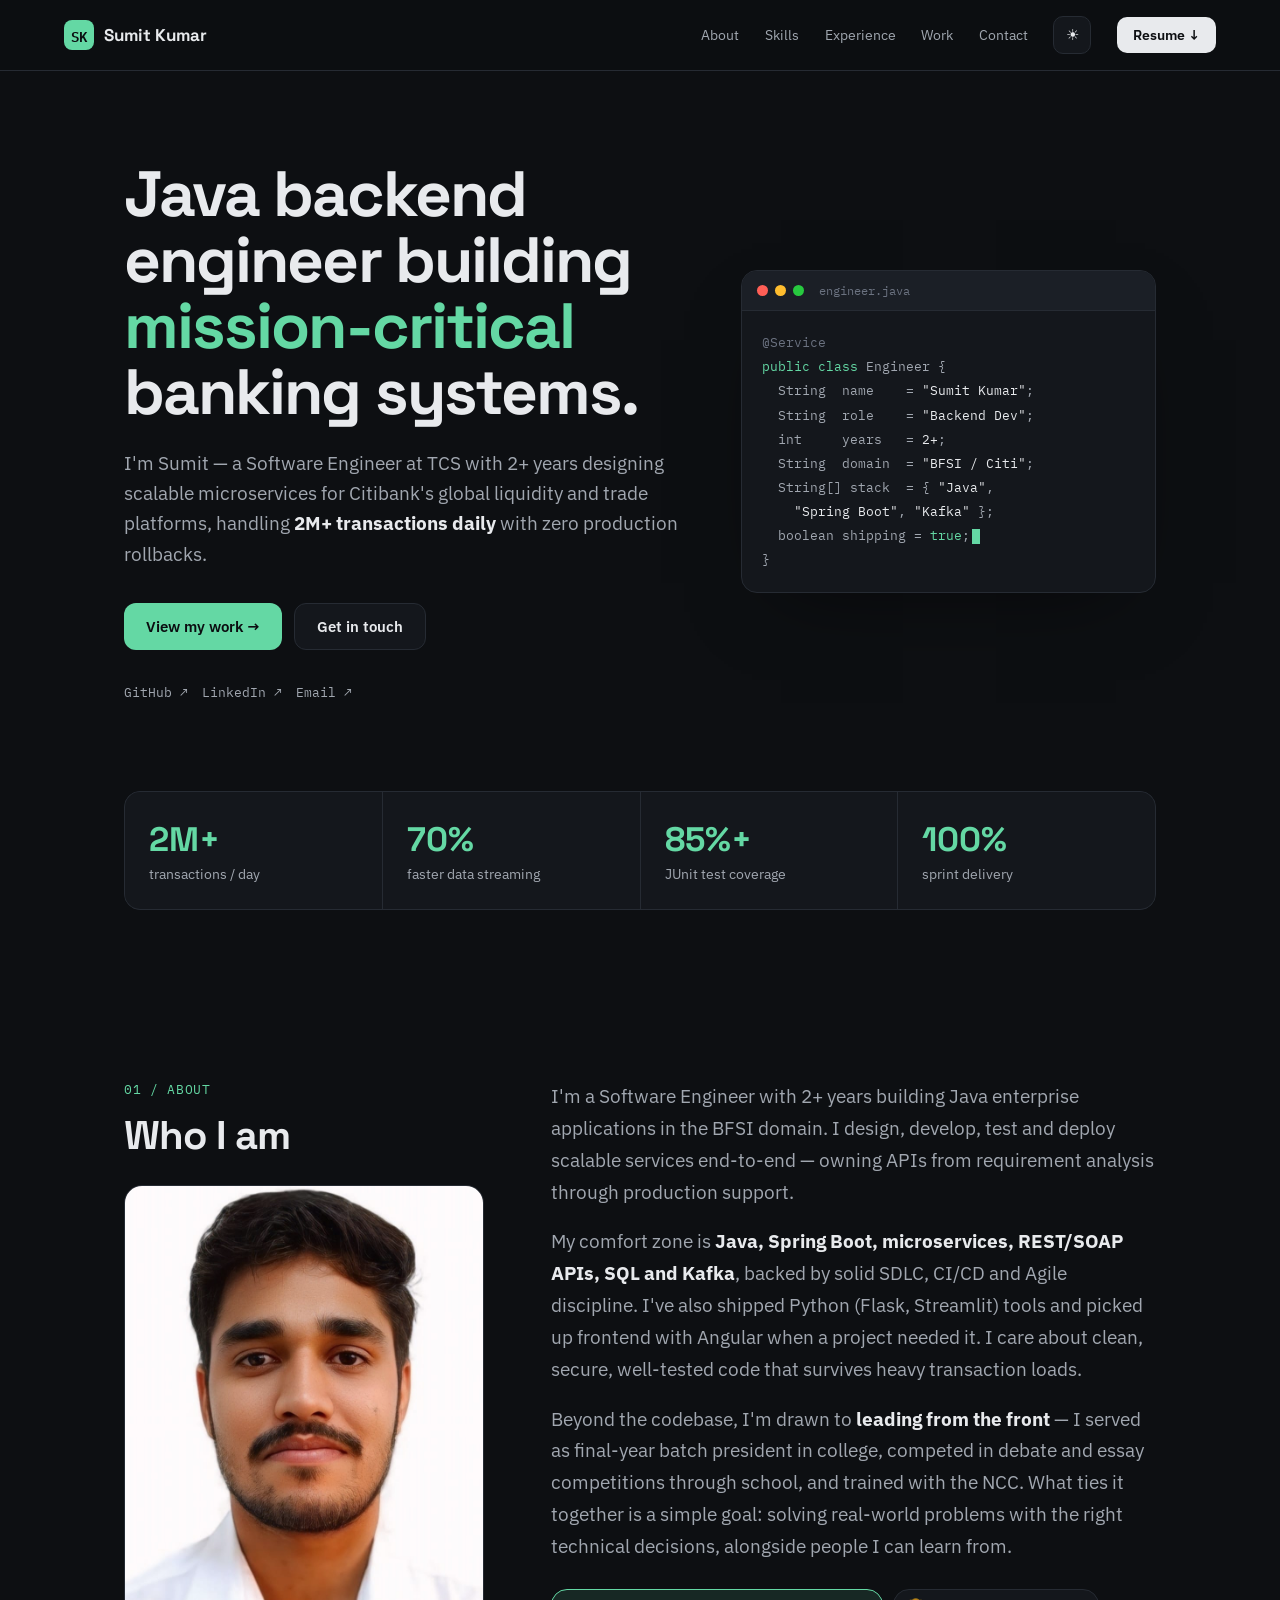
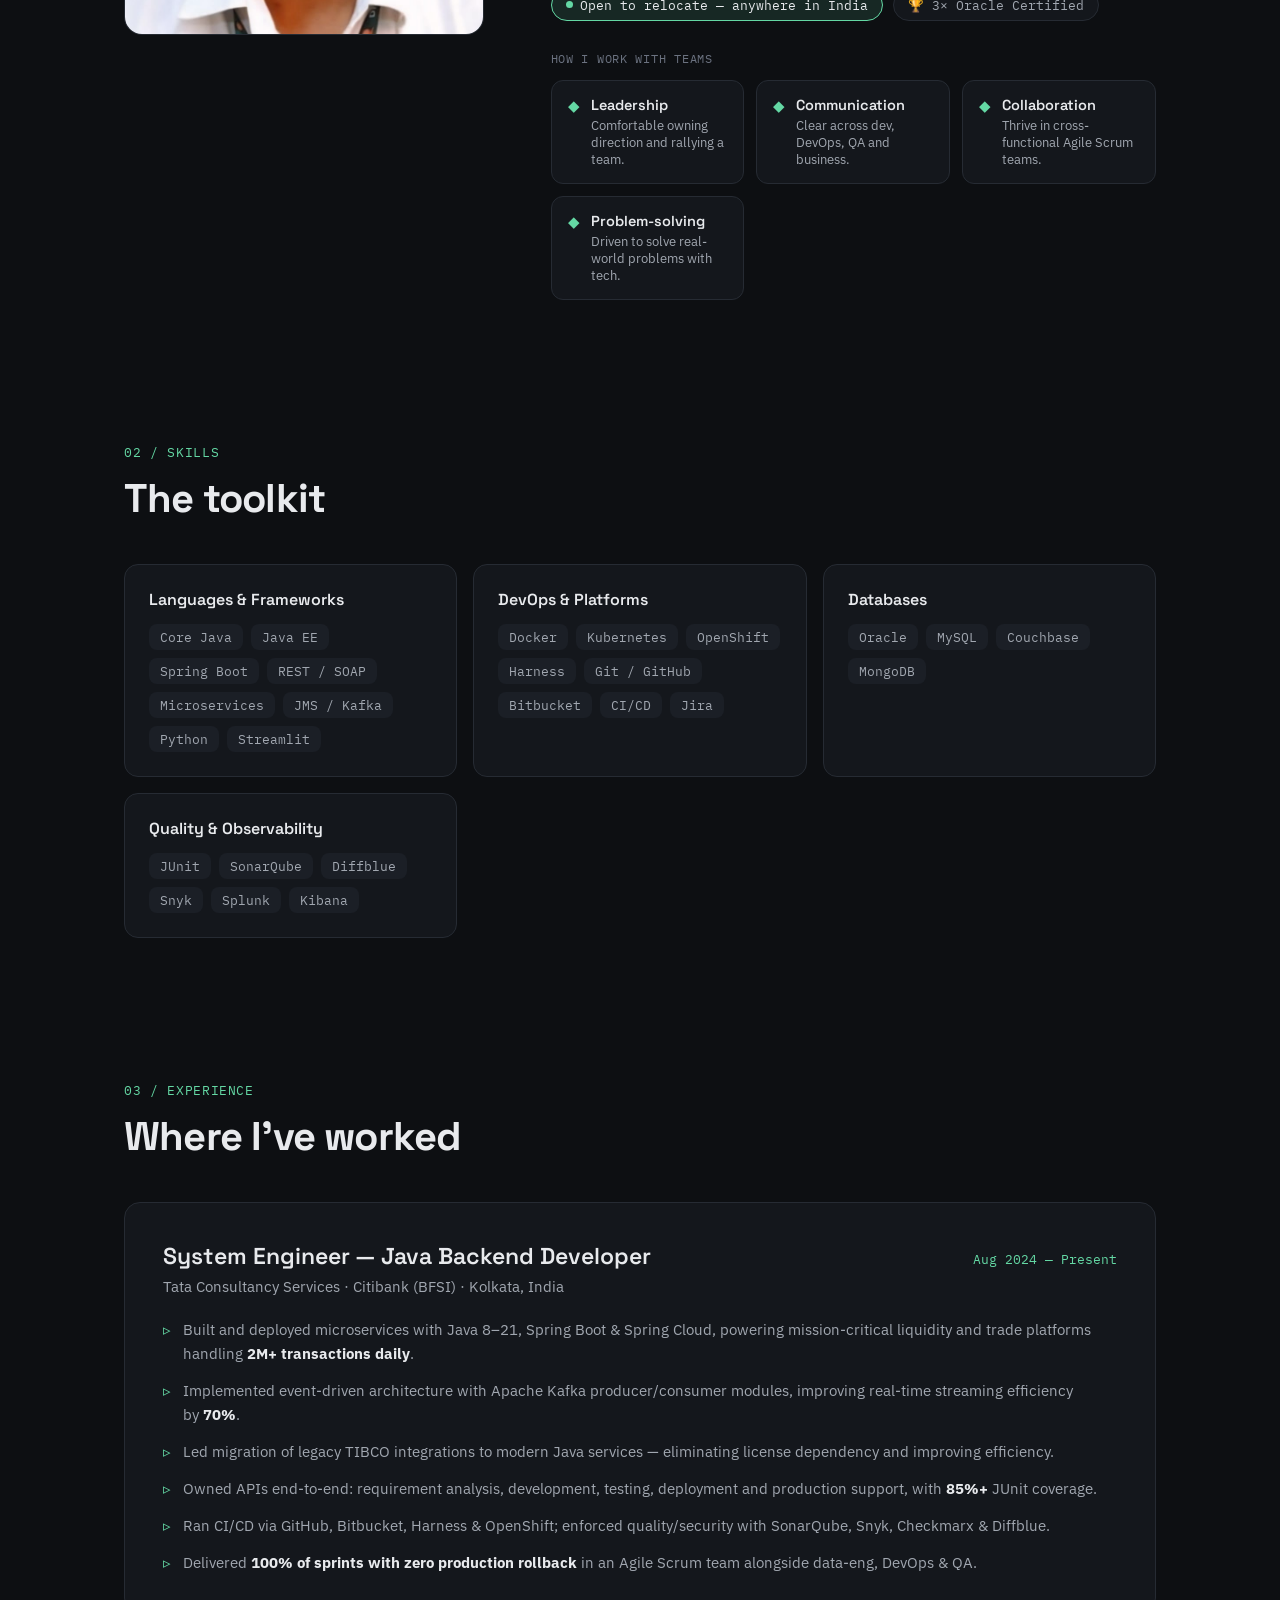
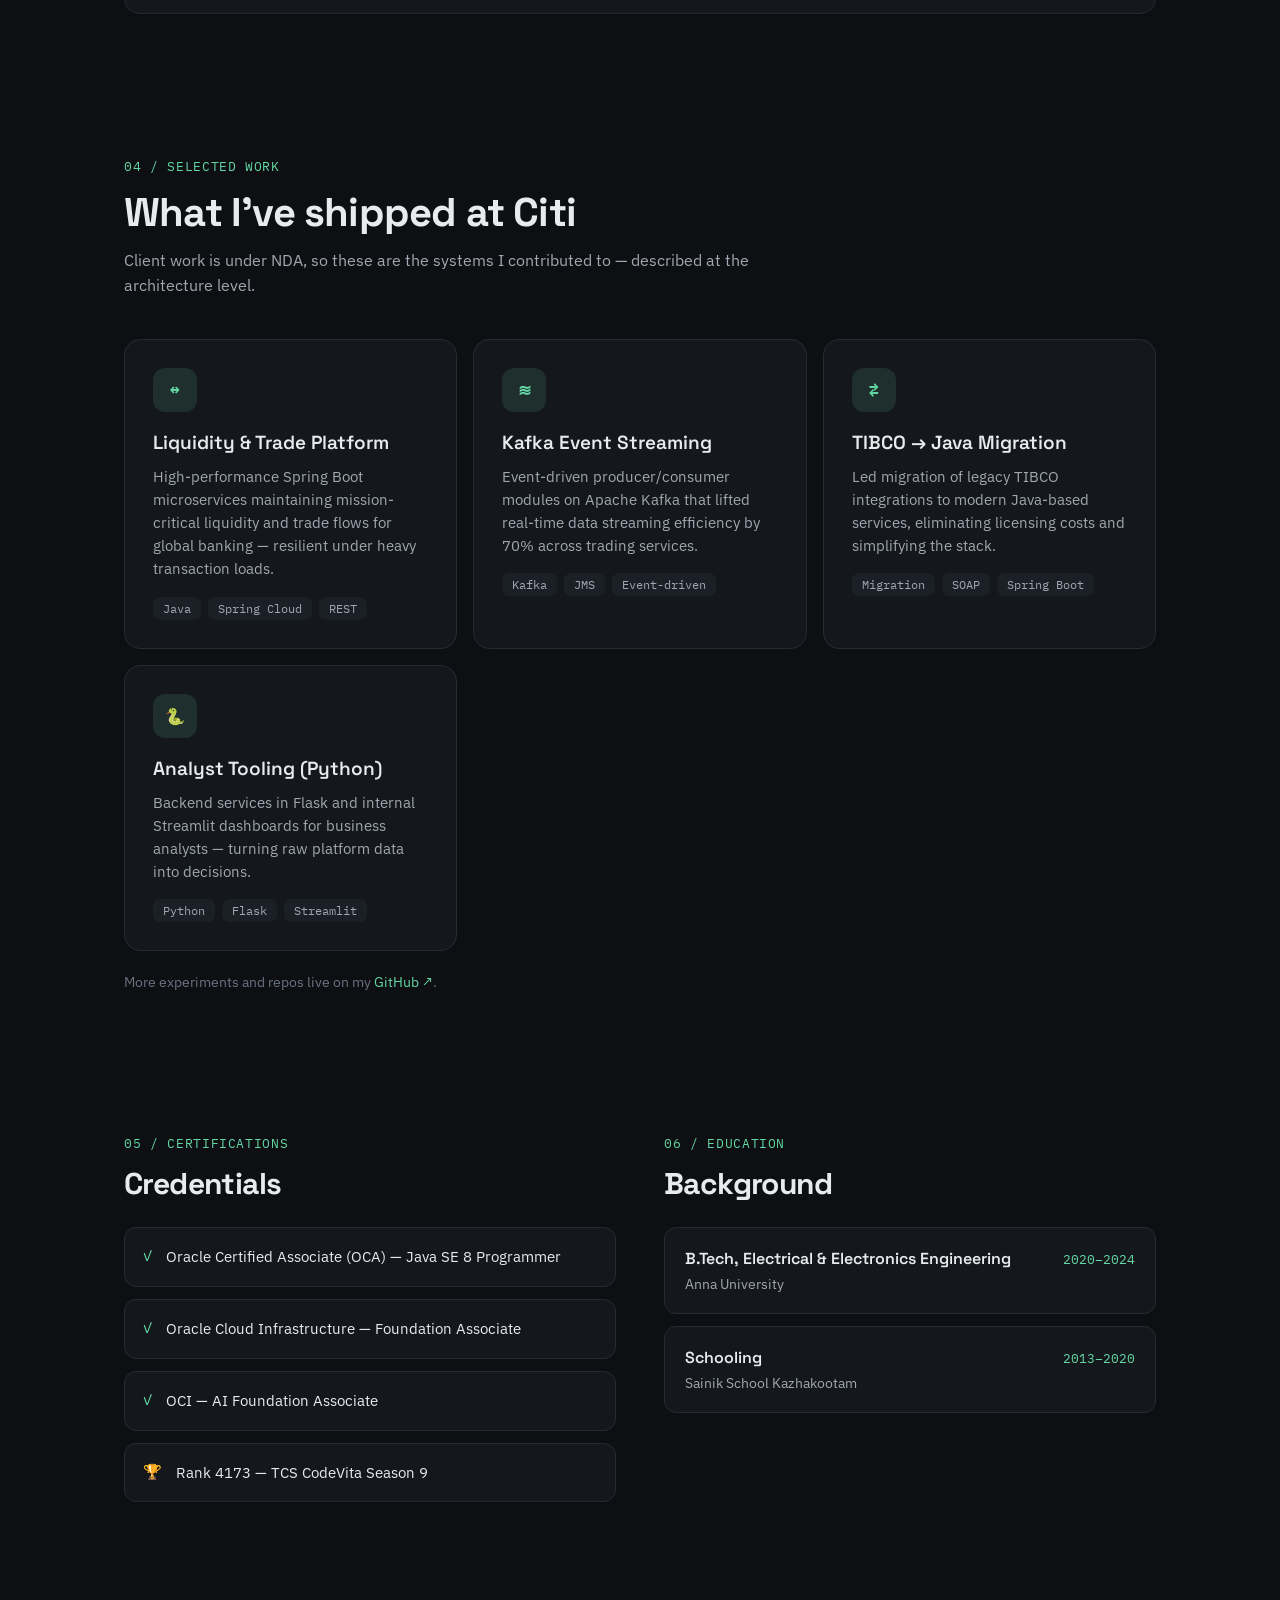
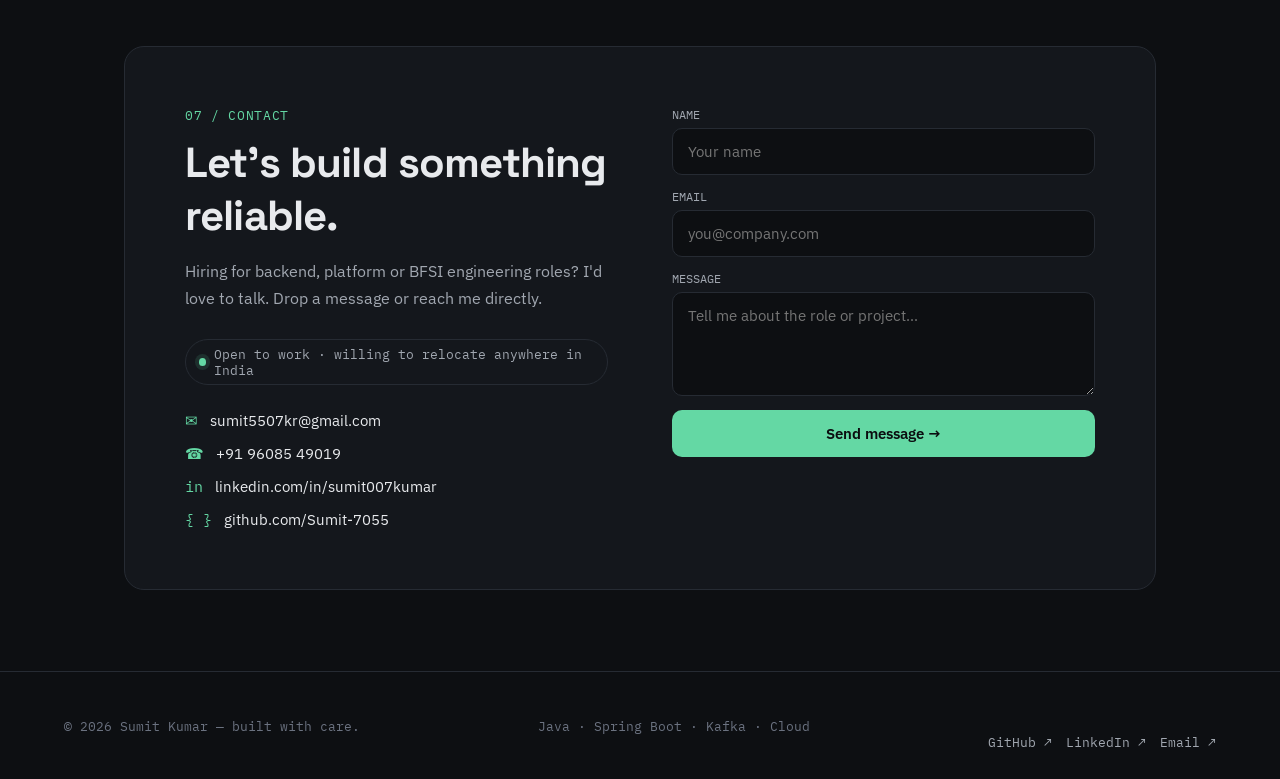
<file: index.html>
<!DOCTYPE html>
<html lang="en" data-theme="dark">
<head>
  <meta charset="utf-8">
  <meta name="viewport" content="width=device-width, initial-scale=1">

  <title>Sumit Kumar — Java Backend Engineer</title>
  <meta name="description" content="Sumit Kumar — Software Engineer with 2+ years building Java, Spring Boot and Kafka microservices for Citibank's global liquidity and trade platforms.">
  <meta name="author" content="Sumit Kumar">
  <meta name="theme-color" content="#0d0f12">

  <meta property="og:type" content="website">
  <meta property="og:title" content="Sumit Kumar — Java Backend Engineer">
  <meta property="og:description" content="Java backend engineer building mission-critical banking systems.">
  <meta property="og:image" content="assets/images/profile.jpg">

  <link rel="icon" href="assets/svg/favicon.svg" type="image/svg+xml">

  <!-- Fonts -->
  <link rel="preconnect" href="https://fonts.googleapis.com">
  <link rel="preconnect" href="https://fonts.gstatic.com" crossorigin>
  <link href="https://fonts.googleapis.com/css2?family=Space+Grotesk:wght@400;500;600;700&family=IBM+Plex+Sans:wght@400;500;600&family=IBM+Plex+Mono:wght@400;500&display=swap" rel="stylesheet">

  <!-- Styles: load order matters (tokens → reset → type → layout → components → utilities → breakpoints) -->
  <link rel="stylesheet" href="assets/css/variables.css">
  <link rel="stylesheet" href="assets/css/reset.css">
  <link rel="stylesheet" href="assets/css/typography.css">
  <link rel="stylesheet" href="assets/css/layout.css">
  <link rel="stylesheet" href="assets/css/components.css">
  <link rel="stylesheet" href="assets/css/utilities.css">
  <link rel="stylesheet" href="assets/css/responsive.css">
</head>

<body>
<div class="site">

  <header class="site-header">
    <a class="brand" href="#top">
      <span class="brand-mark" aria-hidden="true">SK</span>
      <span class="brand-name">Sumit Kumar</span>
    </a>

    <nav class="site-nav" aria-label="Primary">
      <a class="nav-link" href="#about">About</a>
      <a class="nav-link" href="#skills">Skills</a>
      <a class="nav-link" href="#experience">Experience</a>
      <a class="nav-link" href="#work">Work</a>
      <a class="nav-link" href="#contact">Contact</a>
      <button class="theme-toggle" type="button" data-theme-toggle aria-label="Switch to light theme">☀</button>
      <a class="btn-resume" href="assets/documents/SumitKumar_Resume.pdf" download="SumitKumar_Resume.pdf">Resume ↓</a>
    </nav>
  </header>

  <main class="page" id="top">

    <!-- ============================ HERO ============================ -->
    <section class="hero">
      <div class="hero-copy">

        <h1 class="hero-title">
          Java backend engineer building <br><span class="hero-title-accent">mission-critical</span> banking systems.
        </h1>

        <p class="hero-intro">
          I'm Sumit — a Software Engineer at TCS with 2+ years designing scalable microservices for Citibank's global liquidity and trade platforms, handling <strong>2M+ transactions daily</strong> with zero production rollbacks.
        </p>

        <div class="hero-actions">
          <a class="btn-primary" href="#work">View my work →</a>
          <a class="btn-ghost" href="#contact">Get in touch</a>
        </div>

        <div class="hero-socials">
          <a class="social-link" href="https://github.com/Sumit-7055" target="_blank" rel="noopener">GitHub ↗</a>
          <a class="social-link" href="https://www.linkedin.com/in/sumit007kumar" target="_blank" rel="noopener">LinkedIn ↗</a>
          <a class="social-link" href="mailto:sumit5507kr@gmail.com">Email ↗</a>
        </div>
      </div>

      <div class="terminal" data-reveal>
        <div class="terminal-bar">
          <span class="terminal-dot terminal-dot--red" aria-hidden="true"></span>
          <span class="terminal-dot terminal-dot--amber" aria-hidden="true"></span>
          <span class="terminal-dot terminal-dot--green" aria-hidden="true"></span>
          <span class="terminal-file">engineer.java</span>
        </div>
        <pre class="terminal-code"><span class="code-meta">@Service</span>
<span class="code-keyword">public class</span> Engineer {
  String  name    = <span class="code-string">"Sumit Kumar"</span>;
  String  role    = <span class="code-string">"Backend Dev"</span>;
  int     years   = <span class="code-string">2+</span>;
  String  domain  = <span class="code-string">"BFSI / Citi"</span>;
  String[] stack  = { <span class="code-string">"Java"</span>,
    <span class="code-string">"Spring Boot"</span>, <span class="code-string">"Kafka"</span> };
  boolean shipping = <span class="code-keyword">true</span>;<span class="caret" aria-hidden="true"></span>
}</pre>
      </div>
    </section>

    <!-- ============================ STATS ============================ -->
    <section class="stats" data-reveal aria-label="Impact at a glance">
      <div class="stat">
        <div class="stat-value">2M+</div>
        <div class="stat-label">transactions / day</div>
      </div>
      <div class="stat">
        <div class="stat-value">70%</div>
        <div class="stat-label">faster data streaming</div>
      </div>
      <div class="stat">
        <div class="stat-value">85%+</div>
        <div class="stat-label">JUnit test coverage</div>
      </div>
      <div class="stat">
        <div class="stat-value">100%</div>
        <div class="stat-label">sprint delivery</div>
      </div>
    </section>

    <!-- ============================ ABOUT ============================ -->
    <section class="section" id="about">
      <div class="about-grid" data-reveal>

        <div class="about-media">
          <p class="eyebrow">01 / ABOUT</p>
          <h2 class="section-title section-title--about">Who I am</h2>
          <div class="profile-frame">
            <img class="profile-photo" src="assets/images/profile.jpg" alt="Portrait of Sumit Kumar" width="720" height="900">
          </div>
        </div>

        <div class="about-text">
          <p class="about-copy">
            I'm a Software Engineer with 2+ years building Java enterprise applications in the BFSI domain. I design, develop, test and deploy scalable services end-to-end — owning APIs from requirement analysis through production support.
          </p>
          <p class="about-copy">
            My comfort zone is <strong>Java, Spring Boot, microservices, REST/SOAP APIs, SQL and Kafka</strong>, backed by solid SDLC, CI/CD and Agile discipline. I've also shipped Python (Flask, Streamlit) tools and picked up frontend with Angular when a project needed it. I care about clean, secure, well-tested code that survives heavy transaction loads.
          </p>
          <p class="about-copy">
            Beyond the codebase, I'm drawn to <strong>leading from the front</strong> — I served as final-year batch president in college, competed in debate and essay competitions through school, and trained with the NCC. What ties it together is a simple goal: solving real-world problems with the right technical decisions, alongside people I can learn from.
          </p>

          <div class="tag-row">
            <span class="tag tag--highlight"><span class="tag-dot" aria-hidden="true"></span>Open to relocate — anywhere in India</span>
            <span class="tag">🏆 3× Oracle Certified</span>
          </div>

          <div class="soft-skills">
            <p class="soft-skills-label">HOW I WORK WITH TEAMS</p>
            <div class="soft-skills-grid">
              <div class="soft-skill">
                <span class="soft-skill-bullet" aria-hidden="true">◆</span>
                <div>
                  <div class="soft-skill-name">Leadership</div>
                  <div class="soft-skill-desc">Comfortable owning direction and rallying a team.</div>
                </div>
              </div>
              <div class="soft-skill">
                <span class="soft-skill-bullet" aria-hidden="true">◆</span>
                <div>
                  <div class="soft-skill-name">Communication</div>
                  <div class="soft-skill-desc">Clear across dev, DevOps, QA and business.</div>
                </div>
              </div>
              <div class="soft-skill">
                <span class="soft-skill-bullet" aria-hidden="true">◆</span>
                <div>
                  <div class="soft-skill-name">Collaboration</div>
                  <div class="soft-skill-desc">Thrive in cross-functional Agile Scrum teams.</div>
                </div>
              </div>
              <div class="soft-skill">
                <span class="soft-skill-bullet" aria-hidden="true">◆</span>
                <div>
                  <div class="soft-skill-name">Problem-solving</div>
                  <div class="soft-skill-desc">Driven to solve real-world problems with tech.</div>
                </div>
              </div>
            </div>
          </div>
        </div>

      </div>
    </section>

    <!-- ============================ SKILLS ============================ -->
    <section class="section" id="skills">
      <div class="section-head">
        <p class="eyebrow">02 / SKILLS</p>
        <h2 class="section-title">The toolkit</h2>
      </div>

      <div class="card-grid">
        <article class="skill-card" data-reveal>
          <h3 class="skill-card-title">Languages &amp; Frameworks</h3>
          <div class="chip-row">
            <span class="chip">Core Java</span>
            <span class="chip">Java EE</span>
            <span class="chip">Spring Boot</span>
            <span class="chip">REST / SOAP</span>
            <span class="chip">Microservices</span>
            <span class="chip">JMS / Kafka</span>
            <span class="chip">Python</span>
            <span class="chip">Streamlit</span>
          </div>
        </article>

        <article class="skill-card" data-reveal>
          <h3 class="skill-card-title">DevOps &amp; Platforms</h3>
          <div class="chip-row">
            <span class="chip">Docker</span>
            <span class="chip">Kubernetes</span>
            <span class="chip">OpenShift</span>
            <span class="chip">Harness</span>
            <span class="chip">Git / GitHub</span>
            <span class="chip">Bitbucket</span>
            <span class="chip">CI/CD</span>
            <span class="chip">Jira</span>
          </div>
        </article>

        <article class="skill-card" data-reveal>
          <h3 class="skill-card-title">Databases</h3>
          <div class="chip-row">
            <span class="chip">Oracle</span>
            <span class="chip">MySQL</span>
            <span class="chip">Couchbase</span>
            <span class="chip">MongoDB</span>
          </div>
        </article>

        <article class="skill-card" data-reveal>
          <h3 class="skill-card-title">Quality &amp; Observability</h3>
          <div class="chip-row">
            <span class="chip">JUnit</span>
            <span class="chip">SonarQube</span>
            <span class="chip">Diffblue</span>
            <span class="chip">Snyk</span>
            <span class="chip">Splunk</span>
            <span class="chip">Kibana</span>
          </div>
        </article>
      </div>
    </section>

    <!-- ========================== EXPERIENCE ========================== -->
    <section class="section" id="experience">
      <div class="section-head">
        <p class="eyebrow">03 / EXPERIENCE</p>
        <h2 class="section-title">Where I've worked</h2>
      </div>

      <article class="experience-card" data-reveal>
        <div class="experience-head">
          <h3 class="experience-role">System Engineer — Java Backend Developer</h3>
          <span class="experience-dates">Aug 2024 — Present</span>
        </div>
        <p class="experience-meta">Tata Consultancy Services · Citibank (BFSI) · Kolkata, India</p>

        <ul class="experience-list">
          <li class="experience-item"><span class="experience-bullet" aria-hidden="true">▹</span><span class="experience-text">Built and deployed microservices with Java 8–21, Spring Boot &amp; Spring Cloud, powering mission-critical liquidity and trade platforms handling <strong>2M+ transactions daily</strong>.</span></li>
          <li class="experience-item"><span class="experience-bullet" aria-hidden="true">▹</span><span class="experience-text">Implemented event-driven architecture with Apache Kafka producer/consumer modules, improving real-time streaming efficiency by <strong>70%</strong>.</span></li>
          <li class="experience-item"><span class="experience-bullet" aria-hidden="true">▹</span><span class="experience-text">Led migration of legacy TIBCO integrations to modern Java services — eliminating license dependency and improving efficiency.</span></li>
          <li class="experience-item"><span class="experience-bullet" aria-hidden="true">▹</span><span class="experience-text">Owned APIs end-to-end: requirement analysis, development, testing, deployment and production support, with <strong>85%+</strong> JUnit coverage.</span></li>
          <li class="experience-item"><span class="experience-bullet" aria-hidden="true">▹</span><span class="experience-text">Ran CI/CD via GitHub, Bitbucket, Harness &amp; OpenShift; enforced quality/security with SonarQube, Snyk, Checkmarx &amp; Diffblue.</span></li>
          <li class="experience-item"><span class="experience-bullet" aria-hidden="true">▹</span><span class="experience-text">Delivered <strong>100% of sprints with zero production rollback</strong> in an Agile Scrum team alongside data-eng, DevOps &amp; QA.</span></li>
        </ul>
      </article>
    </section>

    <!-- ============================ WORK ============================ -->
    <section class="section" id="work">
      <div class="section-head section-head--narrow">
        <p class="eyebrow">04 / SELECTED WORK</p>
        <h2 class="section-title section-title--work">What I've shipped at Citi</h2>
        <p class="section-lede">Client work is under NDA, so these are the systems I contributed to — described at the architecture level.</p>
      </div>

      <div class="card-grid card-grid--wide">
        <article class="project-card" data-reveal>
          <div class="project-icon" aria-hidden="true">↔</div>
          <h3 class="project-title">Liquidity &amp; Trade Platform</h3>
          <p class="project-desc">High-performance Spring Boot microservices maintaining mission-critical liquidity and trade flows for global banking — resilient under heavy transaction loads.</p>
          <div class="chip-row chip-row--sm">
            <span class="chip chip--sm">Java</span>
            <span class="chip chip--sm">Spring Cloud</span>
            <span class="chip chip--sm">REST</span>
          </div>
        </article>

        <article class="project-card" data-reveal>
          <div class="project-icon" aria-hidden="true">≋</div>
          <h3 class="project-title">Kafka Event Streaming</h3>
          <p class="project-desc">Event-driven producer/consumer modules on Apache Kafka that lifted real-time data streaming efficiency by 70% across trading services.</p>
          <div class="chip-row chip-row--sm">
            <span class="chip chip--sm">Kafka</span>
            <span class="chip chip--sm">JMS</span>
            <span class="chip chip--sm">Event-driven</span>
          </div>
        </article>

        <article class="project-card" data-reveal>
          <div class="project-icon" aria-hidden="true">⇄</div>
          <h3 class="project-title">TIBCO → Java Migration</h3>
          <p class="project-desc">Led migration of legacy TIBCO integrations to modern Java-based services, eliminating licensing costs and simplifying the stack.</p>
          <div class="chip-row chip-row--sm">
            <span class="chip chip--sm">Migration</span>
            <span class="chip chip--sm">SOAP</span>
            <span class="chip chip--sm">Spring Boot</span>
          </div>
        </article>

        <article class="project-card" data-reveal>
          <div class="project-icon" aria-hidden="true">🐍</div>
          <h3 class="project-title">Analyst Tooling (Python)</h3>
          <p class="project-desc">Backend services in Flask and internal Streamlit dashboards for business analysts — turning raw platform data into decisions.</p>
          <div class="chip-row chip-row--sm">
            <span class="chip chip--sm">Python</span>
            <span class="chip chip--sm">Flask</span>
            <span class="chip chip--sm">Streamlit</span>
          </div>
        </article>
      </div>

      <p class="section-footnote">More experiments and repos live on my <a href="https://github.com/Sumit-7055" target="_blank" rel="noopener">GitHub ↗</a>.</p>
    </section>

    <!-- ================== CERTIFICATIONS + EDUCATION ================== -->
    <section class="section split">
      <div>
        <p class="eyebrow">05 / CERTIFICATIONS</p>
        <h2 class="section-title section-title--sm">Credentials</h2>
        <div class="stack">
          <div class="credential" data-reveal>
            <span class="credential-icon" aria-hidden="true">✓</span>
            <p class="credential-text">Oracle Certified Associate (OCA) — Java SE 8 Programmer</p>
          </div>
          <div class="credential" data-reveal>
            <span class="credential-icon" aria-hidden="true">✓</span>
            <p class="credential-text">Oracle Cloud Infrastructure — Foundation Associate</p>
          </div>
          <div class="credential" data-reveal>
            <span class="credential-icon" aria-hidden="true">✓</span>
            <p class="credential-text">OCI — AI Foundation Associate</p>
          </div>
          <div class="credential" data-reveal>
            <span class="credential-icon" aria-hidden="true">🏆</span>
            <p class="credential-text">Rank 4173 — TCS CodeVita Season 9</p>
          </div>
        </div>
      </div>

      <div>
        <p class="eyebrow">06 / EDUCATION</p>
        <h2 class="section-title section-title--sm">Background</h2>
        <div class="stack">
          <article class="education-card" data-reveal>
            <div class="education-head">
              <h3 class="education-degree">B.Tech, Electrical &amp; Electronics Engineering</h3>
              <span class="education-years">2020–2024</span>
            </div>
            <p class="education-school">Anna University</p>
          </article>
          <article class="education-card" data-reveal>
            <div class="education-head">
              <h3 class="education-degree">Schooling</h3>
              <span class="education-years">2013–2020</span>
            </div>
            <p class="education-school">Sainik School Kazhakootam</p>
          </article>
        </div>
      </div>
    </section>

    <!-- ============================ CONTACT ============================ -->
    <section class="section section--contact" id="contact">
      <div class="contact-panel" data-reveal>
        <div class="contact-intro">
          <p class="eyebrow">07 / CONTACT</p>
          <h2 class="section-title section-title--contact">Let's build something reliable.</h2>
          <p class="contact-lede">Hiring for backend, platform or BFSI engineering roles? I'd love to talk. Drop a message or reach me directly.</p>

          <p class="status-pill">
          <span class="status-dot" aria-hidden="true"></span>
          Open to work · willing to relocate anywhere in India
          </p>

          <div class="contact-list">
            <a class="contact-link" href="mailto:sumit5507kr@gmail.com"><span class="contact-icon" aria-hidden="true">✉</span> sumit5507kr@gmail.com</a>
            <a class="contact-link" href="tel:+919608549019"><span class="contact-icon" aria-hidden="true">☎</span> +91 96085 49019</a>
            <a class="contact-link" href="https://www.linkedin.com/in/sumit007kumar" target="_blank" rel="noopener"><span class="contact-icon" aria-hidden="true">in</span> linkedin.com/in/sumit007kumar</a>
            <a class="contact-link" href="https://github.com/Sumit-7055" target="_blank" rel="noopener"><span class="contact-icon" aria-hidden="true">{ }</span> github.com/Sumit-7055</a>
          </div>
        </div>

        <form class="contact-form" data-contact-form>
          <div class="field">
            <label class="field-label" for="contact-name">NAME</label>
            <input class="field-input" id="contact-name" name="name" type="text" placeholder="Your name" required>
          </div>
          <div class="field">
            <label class="field-label" for="contact-email">EMAIL</label>
            <input class="field-input" id="contact-email" name="email" type="email" placeholder="you@company.com" required>
          </div>
          <div class="field">
            <label class="field-label" for="contact-message">MESSAGE</label>
            <textarea class="field-input" id="contact-message" name="message" rows="4" placeholder="Tell me about the role or project…" required></textarea>
          </div>
          <button class="btn-submit" type="submit" data-submit-button>Send message →</button>
        </form>
      </div>
    </section>

  </main>

  <footer class="site-footer">
    <span class="footer-note">© 2026 Sumit Kumar — built with care.</span>
    <span class="footer-note">Java · Spring Boot · Kafka · Cloud</span>
    <div class="hero-socials">
          <a class="social-link" href="https://github.com/Sumit-7055" target="_blank" rel="noopener">GitHub ↗</a>
          <a class="social-link" href="https://www.linkedin.com/in/sumit007kumar" target="_blank" rel="noopener">LinkedIn ↗</a>
          <a class="social-link" href="mailto:sumit5507kr@gmail.com">Email ↗</a>
    </div>

  </footer>

</div>

<!-- Scripts: helpers first, feature modules next, entry point last -->
<script src="assets/js/utils.js" defer></script>
<script src="assets/js/theme.js" defer></script>
<script src="assets/js/animations.js" defer></script>
<script src="assets/js/contact-form.js" defer></script>
<script src="assets/js/main.js" defer></script>
</body>
</html>
</file>
<file: assets/css/variables.css>
/* ==========================================================================
   variables.css — design tokens
   Change a colour here and it updates everywhere. Nothing else needs editing.
   ========================================================================== */

:root {
  /* Surfaces */
  --bg: #0d0f12;
  --bg2: #14171c;
  --bg3: #1b1f26;

  /* Text */
  --fg: #e8eaed;
  --fg2: #a1a7b0;
  --fg3: #6b7280;

  /* Lines & accent */
  --border: #262b33;
  --accent: oklch(0.80 0.13 162);
  --accent-fg: #0b0d10;
  --accent-soft: oklch(0.80 0.13 162 / 0.12);

  /* Type */
  --font-display: 'Space Grotesk', system-ui, sans-serif;
  --font-body: 'IBM Plex Sans', system-ui, sans-serif;
  --font-mono: 'IBM Plex Mono', ui-monospace, monospace;

  /* Layout */
  --page-max: 1160px;
  --page-gutter: clamp(20px, 5vw, 64px);
  --nav-height: 90px;
}

html[data-theme="light"] {
  --bg: #f6f5f2;
  --bg2: #ffffff;
  --bg3: #efeee9;

  --fg: #191b1e;
  --fg2: #565a60;
  --fg3: #8a8f96;

  --border: #e4e2dc;
  --accent: oklch(0.60 0.13 162);
  --accent-fg: #ffffff;
  --accent-soft: oklch(0.60 0.13 162 / 0.10);
}
</file>
<file: assets/css/typography.css>
/* ==========================================================================
   typography.css — fonts, headings, links, inline emphasis
   ========================================================================== */

.site {
  font-family: var(--font-body);
}

a {
  color: var(--accent);
  text-decoration: none;
}

a:hover {
  text-decoration: underline;
}

/* Every <strong> in the page highlights against body copy. */
strong {
  color: var(--fg);
}

/* Small mono label that sits above each section title. */
.eyebrow {
  font-family: var(--font-mono);
  font-size: 13px;
  color: var(--accent);
  letter-spacing: 0.05em;
  margin: 0;
}

.section-title {
  font-family: var(--font-display);
  font-weight: 700;
  font-size: clamp(28px, 3.4vw, 40px);
  letter-spacing: -0.02em;
  margin: 12px 0 0;
}

.section-title--about {
  margin: 12px 0 24px;
}

.section-title--work {
  margin: 12px 0 10px;
}

.section-title--sm {
  font-size: clamp(24px, 2.6vw, 30px);
  margin: 12px 0 24px;
}

.section-title--contact {
  font-size: clamp(28px, 3.4vw, 42px);
  margin: 12px 0 16px;
}

.section-footnote {
  font-size: 14px;
  color: var(--fg3);
  margin: 22px 0 0;
}

/* Intro paragraph under a section title. */
.section-lede {
  font-size: 15.5px;
  line-height: 1.65;
  color: var(--fg2);
  margin: 0;
}
</file>
<file: assets/css/layout.css>
/* ==========================================================================
   layout.css — page shell, header, sections and the grids that arrange them
   ========================================================================== */

/* --- Page shell ---------------------------------------------------------- */
.site {
  background: var(--bg);
  color: var(--fg);
  min-height: 100vh;
  overflow-x: hidden;
  transition: background 0.35s ease, color 0.35s ease;
}

/* --- Fixed header ------------------------------------------------------- */
.site-header {
  position: fixed;
  top: 0;
  left: 0;
  right: 0;
  z-index: 50;
  display: flex;
  align-items: center;
  justify-content: space-between;
  padding: 16px var(--page-gutter);
  background: color-mix(in srgb, var(--bg) 82%, transparent);
  backdrop-filter: blur(14px);
  border-bottom: 1px solid var(--border);
}

.site-nav {
  display: flex;
  align-items: center;
  gap: clamp(14px, 2vw, 30px);
}

/* --- Content column ----------------------------------------------------- */
.page {
  max-width: var(--page-max);
  margin: 0 auto;
  padding: 0 var(--page-gutter);
}

.section {
  padding: clamp(50px, 8vh, 80px) 0;
  scroll-margin-top: var(--nav-height);
}

.section--contact {
  padding: clamp(50px, 8vh, 90px) 0 clamp(60px, 9vh, 100px);
}

.section-head {
  margin-bottom: 40px;
}

.section-head--narrow {
  max-width: 640px;
}

/* --- Hero --------------------------------------------------------------- */
.hero {
  padding: clamp(120px, 18vh, 180px) 0 clamp(70px, 10vh, 110px);
  display: grid;
  grid-template-columns: 1.35fr 1fr;
  gap: 56px;
  align-items: center;
}

.hero-actions {
  display: flex;
  flex-wrap: wrap;
  gap: 12px;
}

.hero-socials {
  display: flex;
  gap: 14px;
  margin-top: 34px;
}

/* --- Stats strip -------------------------------------------------------- */
.stats {
  display: grid;
  grid-template-columns: repeat(4, 1fr);
  gap: 1px;
  background: var(--border);
  border: 1px solid var(--border);
  border-radius: 16px;
  overflow: hidden;
  margin-bottom: clamp(70px, 11vh, 120px);
}

/* --- About -------------------------------------------------------------- */
.about-grid {
  display: grid;
  grid-template-columns: 0.62fr 1fr;
  gap: clamp(32px, 4vw, 56px);
  align-items: start;
}

.about-media {
  position: sticky;
  top: 100px;
}

.soft-skills {
  margin-top: 30px;
}

.soft-skills-grid {
  display: grid;
  grid-template-columns: repeat(auto-fit, minmax(180px, 1fr));
  gap: 12px;
}

/* --- Card grids --------------------------------------------------------- */
.card-grid {
  display: grid;
  grid-template-columns: repeat(auto-fit, minmax(250px, 1fr));
  gap: 16px;
}

.card-grid--wide {
  grid-template-columns: repeat(auto-fit, minmax(300px, 1fr));
}

/* --- Two-column split (certifications + education) ---------------------- */
.split {
  display: grid;
  grid-template-columns: 1fr 1fr;
  gap: 48px;
}

/* --- Footer ------------------------------------------------------------- */
.site-footer {
  border-top: 1px solid var(--border);
  padding: 28px var(--page-gutter);
  display: flex;
  flex-wrap: wrap;
  justify-content: space-between;
  gap: 12px;
  align-items: center;
}
</file>
<file: assets/css/components.css>
/* ==========================================================================
   components.css — every reusable visual piece, grouped by component
   ========================================================================== */

/* --- Brand -------------------------------------------------------------- */
.brand {
  display: flex;
  align-items: center;
  gap: 10px;
  color: var(--fg);
  font-family: var(--font-display);
  font-weight: 700;
  font-size: 17px;
  letter-spacing: -0.01em;
  text-decoration: none;
}

.brand:hover {
  text-decoration: none;
}

.brand-mark {
  display: inline-flex;
  align-items: center;
  justify-content: center;
  width: 30px;
  height: 30px;
  border-radius: 8px;
  background: var(--accent);
  color: var(--accent-fg);
  font-family: var(--font-mono);
  font-weight: 600;
  font-size: 14px;
}

/* --- Nav links ---------------------------------------------------------- */
.nav-link {
  color: var(--fg2);
  font-size: 14px;
  text-decoration: none;
}

.nav-link:hover {
  color: var(--fg);
  text-decoration: none;
}

/* --- Theme toggle ------------------------------------------------------- */
.theme-toggle {
  display: inline-flex;
  align-items: center;
  justify-content: center;
  width: 38px;
  height: 38px;
  border-radius: 10px;
  border: 1px solid var(--border);
  background: var(--bg2);
  color: var(--fg);
  cursor: pointer;
  font-size: 15px;
  transition: background 0.2s;
}

.theme-toggle:hover {
  border-color: var(--accent);
}

/* --- Buttons ------------------------------------------------------------ */
.btn-resume {
  display: inline-flex;
  align-items: center;
  gap: 7px;
  padding: 9px 16px;
  border-radius: 10px;
  background: var(--fg);
  color: var(--bg);
  font-size: 13.5px;
  font-weight: 600;
  text-decoration: none;
  transition: opacity 0.2s;
}

.btn-resume:hover {
  opacity: 0.85;
  text-decoration: none;
}

.btn-primary {
  display: inline-flex;
  align-items: center;
  gap: 8px;
  padding: 13px 22px;
  border-radius: 12px;
  background: var(--accent);
  color: var(--accent-fg);
  font-weight: 600;
  font-size: 15px;
  text-decoration: none;
  transition: transform 0.2s, box-shadow 0.2s;
}

.btn-primary:hover {
  transform: translateY(-2px);
  box-shadow: 0 10px 30px var(--accent-soft);
  text-decoration: none;
}

.btn-ghost {
  display: inline-flex;
  align-items: center;
  gap: 8px;
  padding: 13px 22px;
  border-radius: 12px;
  border: 1px solid var(--border);
  background: var(--bg2);
  color: var(--fg);
  font-weight: 600;
  font-size: 15px;
  text-decoration: none;
  transition: border-color 0.2s;
}

.btn-ghost:hover {
  border-color: var(--accent);
  text-decoration: none;
}

.btn-submit {
  padding: 14px 20px;
  border-radius: 10px;
  border: none;
  background: var(--accent);
  color: var(--accent-fg);
  font-family: inherit;
  font-weight: 600;
  font-size: 15px;
  cursor: pointer;
  transition: opacity 0.2s;
}

.btn-submit:hover {
  opacity: 0.88;
}

/* --- Status pill + tags ------------------------------------------------- */
.status-pill {
  display: inline-flex;
  align-items: center;
  gap: 8px;
  padding: 6px 13px;
  border-radius: 100px;
  border: 1px solid var(--border);
  background: var(--bg2);
  font-family: var(--font-mono);
  font-size: 12.5px;
  color: var(--fg2);
  margin: 0 0 26px;
}

.status-dot {
  width: 8px;
  height: 8px;
  border-radius: 50%;
  background: var(--accent);
  box-shadow: 0 0 0 4px var(--accent-soft);
}

.tag-row {
  display: flex;
  flex-wrap: wrap;
  gap: 10px;
  margin-top: 26px;
}

.tag {
  padding: 7px 14px;
  border-radius: 100px;
  border: 1px solid var(--border);
  background: var(--bg2);
  font-family: var(--font-mono);
  font-size: 12.5px;
  color: var(--fg2);
}

.tag--highlight {
  display: inline-flex;
  align-items: center;
  gap: 7px;
  border-color: var(--accent);
  background: var(--accent-soft);
  color: var(--fg);
}

.tag-dot {
  width: 7px;
  height: 7px;
  border-radius: 50%;
  background: var(--accent);
}

/* --- Hero copy ---------------------------------------------------------- */
.hero-title {
  font-family: var(--font-display);
  font-weight: 700;
  font-size: clamp(38px, 6vw, 64px);
  line-height: 1.03;
  letter-spacing: -0.03em;
  margin: 0 0 22px;
}

.hero-title-accent {
  color: var(--accent);
}

.hero-intro {
  font-size: clamp(16px, 1.6vw, 19px);
  line-height: 1.6;
  color: var(--fg2);
  max-width: 560px;
  margin: 0 0 34px;
}

.social-link {
  color: var(--fg2);
  font-family: var(--font-mono);
  font-size: 13px;
}

.social-link:hover {
  color: var(--accent);
}

/* --- Terminal card ----------------------------------------------------- */
.terminal {
  border: 1px solid var(--border);
  border-radius: 16px;
  background: var(--bg2);
  overflow: hidden;
  box-shadow: 0 30px 80px -40px rgba(0, 0, 0, 0.6);
}

.terminal-bar {
  display: flex;
  align-items: center;
  gap: 7px;
  padding: 12px 15px;
  border-bottom: 1px solid var(--border);
  background: var(--bg3);
}

.terminal-dot {
  width: 11px;
  height: 11px;
  border-radius: 50%;
}

.terminal-dot--red { background: #ff5f56; }
.terminal-dot--amber { background: #ffbd2e; }
.terminal-dot--green { background: #27c93f; }

.terminal-file {
  margin-left: 8px;
  font-family: var(--font-mono);
  font-size: 12px;
  color: var(--fg3);
}

.terminal-code {
  margin: 0;
  padding: 20px;
  font-family: var(--font-mono);
  font-size: 13px;
  line-height: 1.85;
  color: var(--fg2);
  white-space: pre-wrap;
}

.code-meta { color: var(--fg3); }
.code-keyword { color: var(--accent); }
.code-string { color: var(--fg); }

.caret {
  display: inline-block;
  width: 8px;
  height: 15px;
  background: var(--accent);
  vertical-align: middle;
  margin-left: 2px;
  animation: blink 1.1s step-end infinite;
}

/* --- Stat cells --------------------------------------------------------- */
.stat {
  background: var(--bg2);
  padding: 26px 24px;
}

.stat-value {
  font-family: var(--font-display);
  font-weight: 700;
  font-size: clamp(26px, 3vw, 34px);
  color: var(--accent);
}

.stat-label {
  font-size: 13.5px;
  color: var(--fg2);
  margin-top: 4px;
}

/* --- Profile photo ----------------------------------------------------- */
.profile-frame {
  position: relative;
  border-radius: 18px;
  overflow: hidden;
  border: 1px solid var(--border);
  background: var(--bg3);
  aspect-ratio: 4 / 5;
  max-width: 360px;
}

.profile-photo {
  width: 100%;
  height: 100%;
  object-fit: cover;
  object-position: center top;
  display: block;
  filter: grayscale(0.15);
}

/* --- About copy -------------------------------------------------------- */
.about-copy {
  font-size: clamp(16px, 1.5vw, 18.5px);
  line-height: 1.72;
  color: var(--fg2);
  margin: 0 0 18px;
}

.about-copy:last-of-type {
  margin: 0;
}

/* --- Soft skills ------------------------------------------------------- */
.soft-skills-label {
  font-family: var(--font-mono);
  font-size: 12px;
  color: var(--fg3);
  letter-spacing: 0.06em;
  margin: 0 0 14px;
}

.soft-skill {
  display: flex;
  gap: 11px;
  align-items: flex-start;
  border: 1px solid var(--border);
  border-radius: 12px;
  background: var(--bg2);
  padding: 15px 16px;
}

.soft-skill-bullet {
  color: var(--accent);
  font-family: var(--font-mono);
  font-size: 15px;
  flex: none;
}

.soft-skill-name {
  font-family: var(--font-display);
  font-weight: 600;
  font-size: 14.5px;
}

.soft-skill-desc {
  font-size: 13px;
  color: var(--fg2);
  margin-top: 3px;
}

/* --- Skill cards ------------------------------------------------------- */
.skill-card {
  border: 1px solid var(--border);
  border-radius: 14px;
  background: var(--bg2);
  padding: 24px;
  transition: transform 0.25s, border-color 0.25s;
}

.skill-card:hover {
  transform: translateY(-4px);
  border-color: var(--accent);
}

.skill-card-title {
  font-family: var(--font-display);
  font-weight: 600;
  font-size: 16px;
  margin: 0 0 14px;
}

/* --- Chips ------------------------------------------------------------- */
.chip-row {
  display: flex;
  flex-wrap: wrap;
  gap: 8px;
}

.chip-row--sm {
  gap: 7px;
}

.chip {
  padding: 5px 11px;
  border-radius: 8px;
  background: var(--bg3);
  font-family: var(--font-mono);
  font-size: 12.5px;
  color: var(--fg2);
}

.chip--sm {
  padding: 4px 10px;
  border-radius: 7px;
  font-size: 11.5px;
}

/* --- Experience -------------------------------------------------------- */
.experience-card {
  border: 1px solid var(--border);
  border-radius: 16px;
  background: var(--bg2);
  padding: clamp(24px, 3vw, 38px);
}

.experience-head {
  display: flex;
  flex-wrap: wrap;
  justify-content: space-between;
  align-items: baseline;
  gap: 8px;
  margin-bottom: 6px;
}

.experience-role {
  font-family: var(--font-display);
  font-weight: 600;
  font-size: clamp(19px, 2vw, 23px);
  margin: 0;
}

.experience-dates {
  font-family: var(--font-mono);
  font-size: 13px;
  color: var(--accent);
}

.experience-meta {
  font-size: 14.5px;
  color: var(--fg2);
  margin: 0 0 22px;
}

.experience-list {
  display: grid;
  gap: 13px;
  list-style: none;
  margin: 0;
  padding: 0;
}

.experience-item {
  display: flex;
  gap: 12px;
  font-size: 15px;
  line-height: 1.6;
  color: var(--fg2);
}

.experience-bullet {
  color: var(--accent);
  flex: none;
}

/* The sentence must be ONE flex item, otherwise every text node and <strong>
   becomes its own flex item and cannot share a line. */
.experience-text {
  flex: 1;
  min-width: 0;
  text-wrap: pretty;
}

/* --- Project cards ----------------------------------------------------- */
.project-card {
  border: 1px solid var(--border);
  border-radius: 16px;
  background: var(--bg2);
  padding: 28px;
  transition: transform 0.25s, border-color 0.25s;
}

.project-card:hover {
  transform: translateY(-4px);
  border-color: var(--accent);
}

.project-icon {
  display: inline-flex;
  align-items: center;
  justify-content: center;
  width: 44px;
  height: 44px;
  border-radius: 12px;
  background: var(--accent-soft);
  color: var(--accent);
  font-family: var(--font-mono);
  font-weight: 600;
  margin-bottom: 18px;
}

.project-title {
  font-family: var(--font-display);
  font-weight: 600;
  font-size: 19px;
  margin: 0 0 10px;
}

.project-desc {
  font-size: 14.5px;
  line-height: 1.6;
  color: var(--fg2);
  margin: 0 0 16px;
}

/* --- Credentials + education ------------------------------------------ */
.stack {
  display: grid;
  gap: 12px;
}

.credential {
  display: flex;
  gap: 14px;
  align-items: flex-start;
  border: 1px solid var(--border);
  border-radius: 12px;
  background: var(--bg2);
  padding: 18px;
}

.credential-icon {
  color: var(--accent);
  font-family: var(--font-mono);
  font-size: 15px;
}

.credential-text {
  font-size: 14.5px;
  line-height: 1.5;
  margin: 0;
}

.education-card {
  border: 1px solid var(--border);
  border-radius: 12px;
  background: var(--bg2);
  padding: 20px;
}

.education-head {
  display: flex;
  justify-content: space-between;
  align-items: baseline;
  gap: 10px;
}

.education-degree {
  font-family: var(--font-display);
  font-weight: 600;
  font-size: 16px;
  margin: 0;
}

.education-years {
  font-family: var(--font-mono);
  font-size: 12.5px;
  color: var(--accent);
  flex: none;
}

.education-school {
  font-size: 14px;
  color: var(--fg2);
  margin: 6px 0 0;
}

/* --- Contact ----------------------------------------------------------- */
.contact-panel {
  border: 1px solid var(--border);
  border-radius: 20px;
  background: var(--bg2);
  padding: clamp(30px, 5vw, 60px);
  display: grid;
  grid-template-columns: 1fr 1fr;
  gap: clamp(30px, 5vw, 64px);
}

.contact-lede {
  font-size: 16px;
  line-height: 1.65;
  color: var(--fg2);
  margin: 0 0 28px;
}

.contact-list {
  display: grid;
  gap: 14px;
}

.contact-link {
  display: flex;
  align-items: center;
  gap: 12px;
  color: var(--fg);
  font-size: 15px;
}

.contact-link:hover {
  color: var(--accent);
}

.contact-icon {
  color: var(--accent);
  font-family: var(--font-mono);
}

.contact-form {
  display: grid;
  gap: 14px;
  align-content: start;
}

.field {
  display: grid;
  gap: 6px;
}

.field-label {
  font-family: var(--font-mono);
  font-size: 12px;
  color: var(--fg2);
}

.field-input {
  padding: 13px 15px;
  border-radius: 10px;
  border: 1px solid var(--border);
  background: var(--bg);
  color: var(--fg);
  font-family: inherit;
  font-size: 14.5px;
  outline: none;
}

.field-input:focus {
  border-color: var(--accent);
}

textarea.field-input {
  resize: vertical;
}

/* --- Footer ------------------------------------------------------------ */
.footer-note {
  font-family: var(--font-mono);
  font-size: 12.5px;
  color: var(--fg3);
}
</file>
<file: assets/css/utilities.css>
/* ==========================================================================
   utilities.css — keyframes, scroll-reveal states, a11y helpers
   ==========================================================================

   Scroll reveal note
   ------------------
   The hidden state is applied by assets/js/animations.js (it adds
   .reveal-ready). That keeps content visible if JavaScript never runs.

   The reveal uses the `translate` property while card hovers use `transform`,
   so a card can lift on hover without fighting its reveal state.
   ========================================================================== */

@keyframes blink {
  0%, 49% { opacity: 1; }
  50%, 100% { opacity: 0; }
}

.reveal-ready {
  opacity: 0;
  translate: 0 22px;
  transition: opacity 0.7s cubic-bezier(0.2, 0.7, 0.2, 1),
              translate 0.7s cubic-bezier(0.2, 0.7, 0.2, 1);
}

.reveal-ready.is-visible {
  opacity: 1;
  translate: 0 0;
}

@media (prefers-reduced-motion: reduce) {
  .reveal-ready,
  .reveal-ready.is-visible {
    transition: none;
  }
}

/* Visible to screen readers only. */
.sr-only {
  position: absolute;
  width: 1px;
  height: 1px;
  padding: 0;
  margin: -1px;
  overflow: hidden;
  clip: rect(0, 0, 0, 0);
  white-space: nowrap;
  border: 0;
}
</file>
<file: assets/css/responsive.css>
/* ==========================================================================
   responsive.css — breakpoints, loaded last so it wins the cascade
   Breakpoints: 900 (tablet) / 760 (small tablet) / 620 (phone) / 420 (small phone)
   ========================================================================== */

@media (max-width: 900px) {
  .hero {
    grid-template-columns: 1fr;
    gap: 40px;
  }

  .about-grid {
    grid-template-columns: 1fr;
    gap: 32px;
  }

  .about-media {
    position: static;
    top: auto;
  }

  .about-media .profile-frame {
    max-width: 300px;
  }
}

@media (max-width: 760px) {
  .split,
  .contact-panel {
    grid-template-columns: 1fr;
    gap: 40px;
  }

  .nav-link {
    display: none;
  }
}

@media (max-width: 620px) {
  .stats {
    grid-template-columns: 1fr 1fr;
  }

  .hero-title br {
    display: none;
  }

  .site-header {
    padding-left: 16px;
    padding-right: 16px;
  }

  .page {
    padding-left: 16px;
    padding-right: 16px;
  }

  .experience-head {
    flex-direction: column;
    align-items: flex-start;
  }
}

@media (max-width: 420px) {
  .brand-name {
    display: none;
  }
}
</file>
